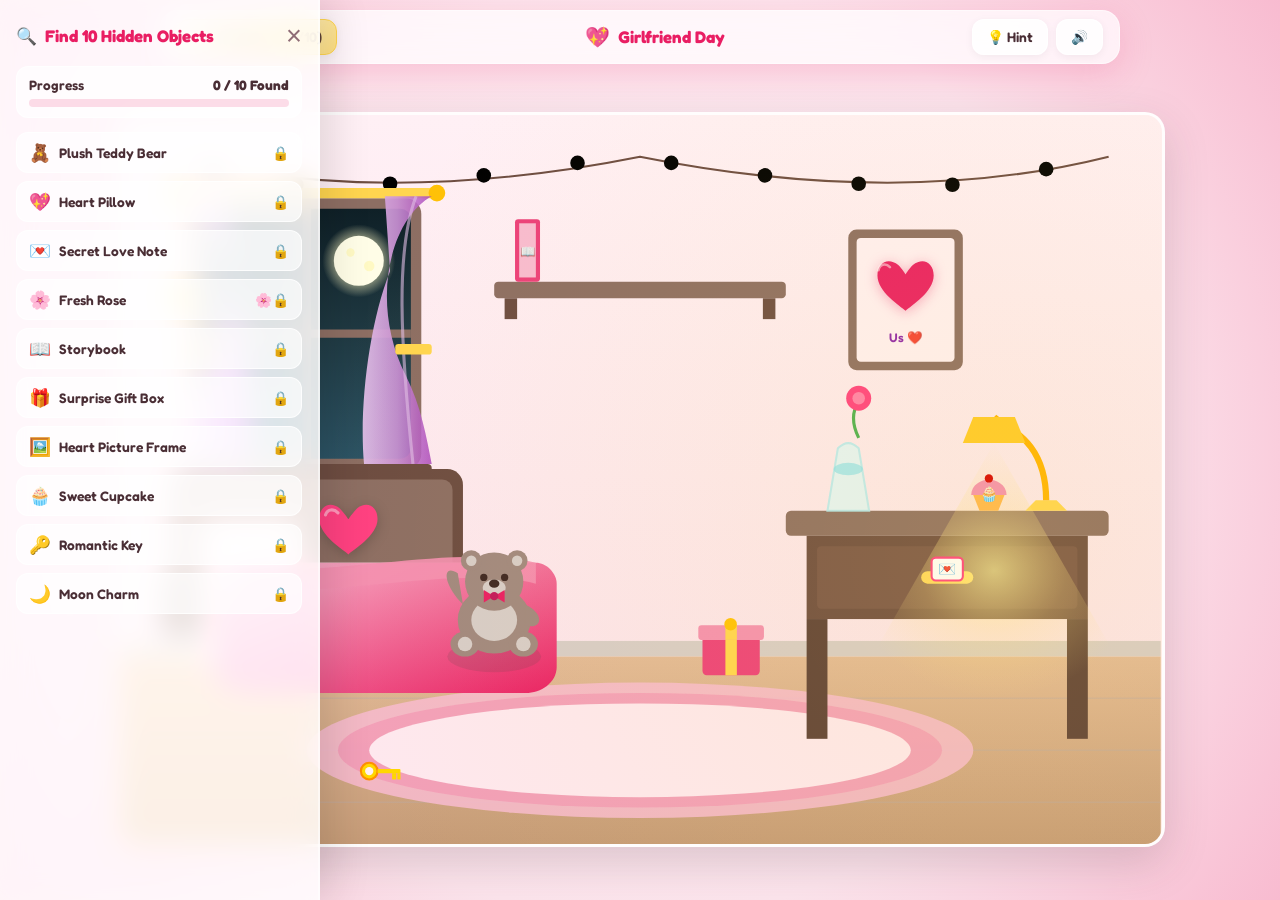
<file: index.html>
<!DOCTYPE html>
<html lang="en">
<head>
    <meta charset="UTF-8">
    <meta http-equiv="refresh" content="0; url=girlfriend-day/index.html">
    <title>Happy Girlfriend Day ❤️</title>
    <script>
        window.location.href = "girlfriend-day/index.html";
    </script>
</head>
<body>
    <p>Redirecting to <a href="girlfriend-day/index.html">Happy Girlfriend Day Mini-Game</a>...</p>
</body>
</html>
</file>
